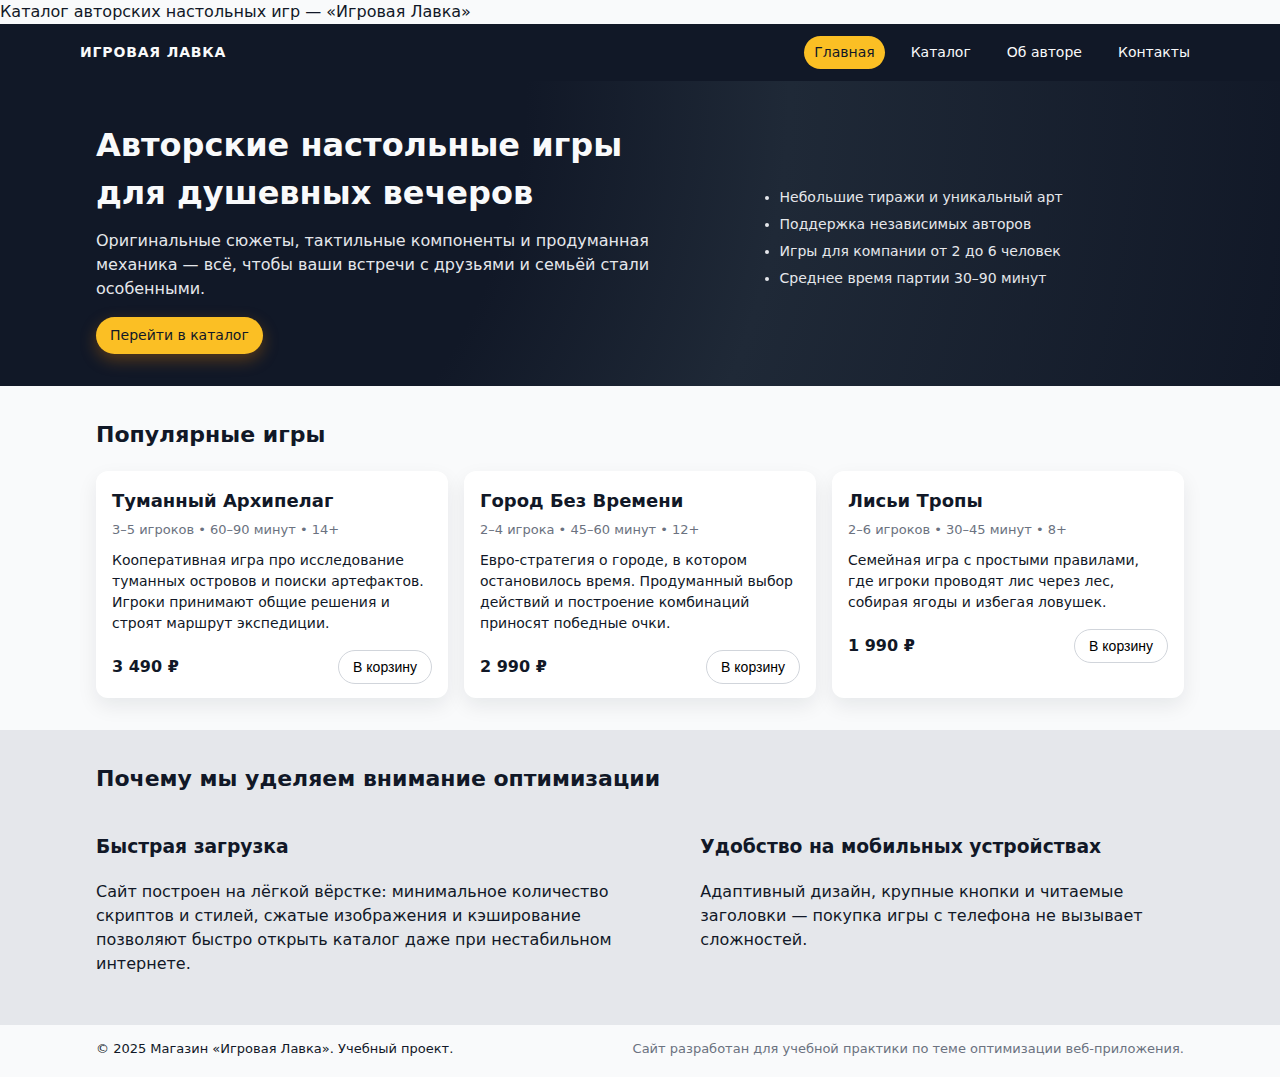
<file: index.html>
<!DOCTYPE html>
<html lang="ru">
<head>
    <meta charset="UTF-8">
    <title>Магазин настольных игр</title>
    <meta http-equiv="refresh" content="0; url=настолки/index.html">
</head>
<body>
    <p>Если перенаправление не сработало, нажмите
        <a href="настолки/index.html">сюда</a>.
    </p>
</body>
</html>
</file>
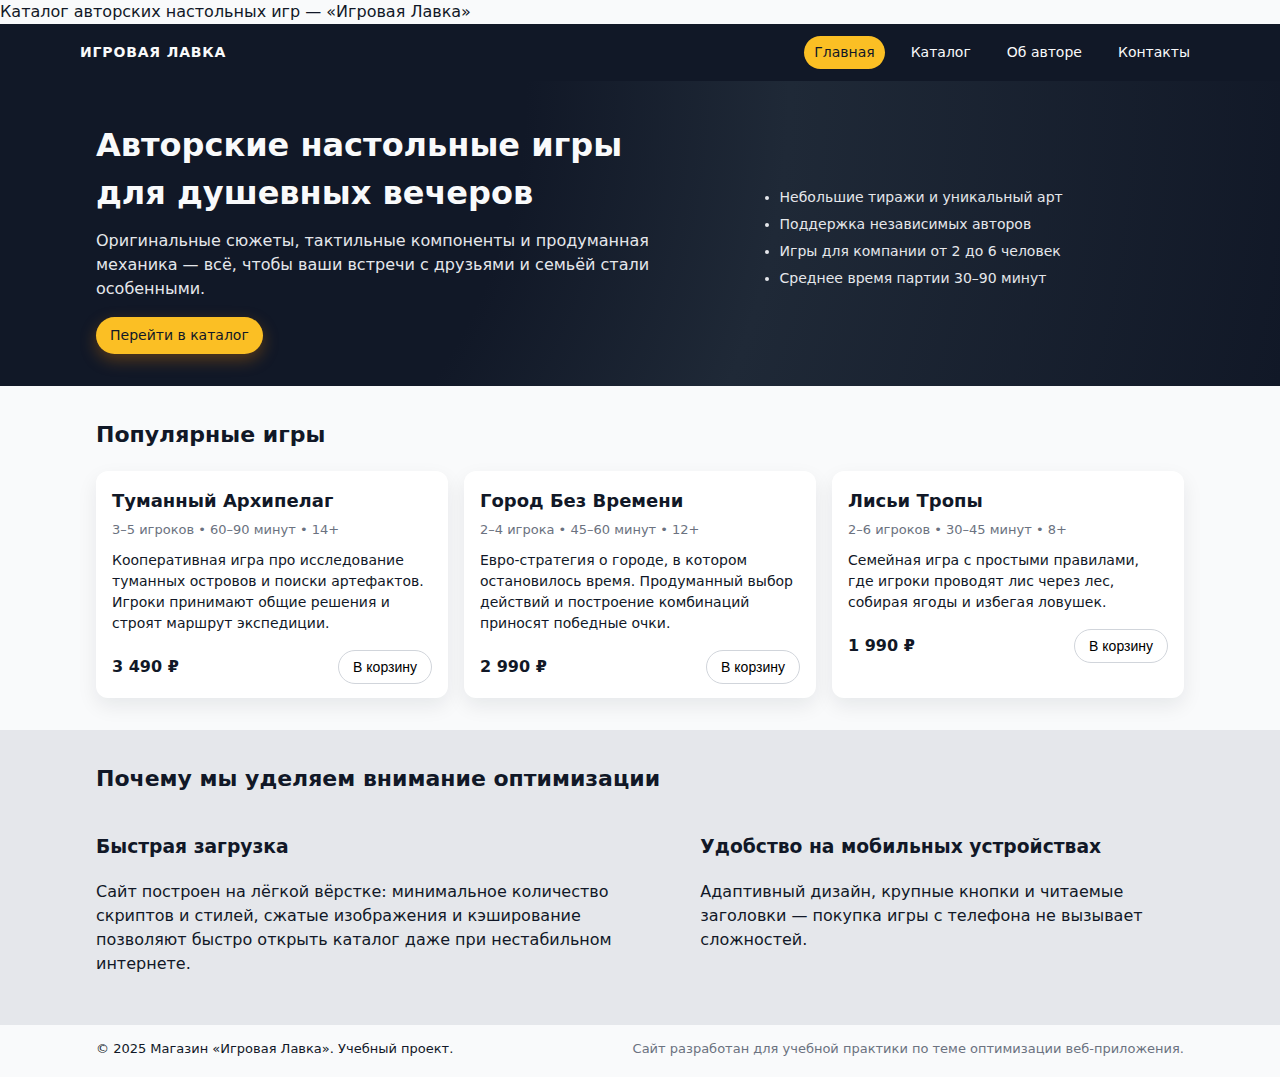
<file: настолки/index.html>
<!DOCTYPE html>
<html lang="ru">
<head>
<title>Магазин авторских настольных игр «Игровая Лавка» — авторские игры для компании</title>
<meta name="description" content="«Игровая Лавка» — магазин авторских настольных игр для компаний 2–6 человек. Популярные игры, фильтры по количеству игроков и времени партии, удобный каталог. Учебный проект по оптимизации веб-приложения.">
<link rel="stylesheet" href="css/style.css"
<title>Каталог авторских настольных игр — «Игровая Лавка»</title>
<meta name="description" content="Каталог авторских настольных игр: кооперативные, семейные и стратегические игры. Фильтры по количеству игроков и времени партии. Учебный проект по оптимизации веб-приложения.">
</head>
<body>
<header class="header">
    <div class="container header__inner">
        <div class="logo">Игровая&nbsp;Лавка</div>
        <nav class="nav">
            <a href="index.html" class="nav__link nav__link--active">Главная</a>
            <a href="catalog.html" class="nav__link">Каталог</a>
            <a href="about.html" class="nav__link">Об авторе</a>
            <a href="contacts.html" class="nav__link">Контакты</a>
        </nav>
    </div>
</header>

<main>
    <section class="hero">
        <div class="container hero__inner">
            <div class="hero__text">
                <h1>Авторские настольные игры<br>для душевных вечеров</h1>
                <p>Оригинальные сюжеты, тактильные компоненты и продуманная механика — всё,
                    чтобы ваши встречи с друзьями и семьёй стали особенными.</p>
                <a href="catalog.html" class="btn btn--primary">Перейти в каталог</a>
            </div>
            <div class="hero__info">
                <ul class="hero__benefits">
                    <li>Небольшие тиражи и уникальный арт</li>
                    <li>Поддержка независимых авторов</li>
                    <li>Игры для компании от 2 до 6 человек</li>
                    <li>Среднее время партии 30–90 минут</li>
                </ul>
            </div>
        </div>
    </section>

    <section class="section">
        <div class="container">
            <h2 class="section__title">Популярные игры</h2>
            <div class="cards">
                <article class="card">
                    <h3 class="card__title">Туманный Архипелаг</h3>
                    <p class="card__meta">3–5 игроков • 60–90 минут • 14+</p>
                    <p class="card__text">
                        Кооперативная игра про исследование туманных островов и поиски артефактов.
                        Игроки принимают общие решения и строят маршрут экспедиции.
                    </p>
                    <div class="card__footer">
                        <span class="card__price">3 490 ₽</span>
                        <button class="btn btn--outline" data-product="Туманный Архипелаг">В корзину</button>
                    </div>
                </article>

                <article class="card">
                    <h3 class="card__title">Город Без Времени</h3>
                    <p class="card__meta">2–4 игрока • 45–60 минут • 12+</p>
                    <p class="card__text">
                        Евро-стратегия о городе, в котором остановилось время. Продуманный выбор действий и
                        построение комбинаций приносят победные очки.
                    </p>
                    <div class="card__footer">
                        <span class="card__price">2 990 ₽</span>
                        <button class="btn btn--outline" data-product="Город Без Времени">В корзину</button>
                    </div>
                </article>

                <article class="card">
                    <h3 class="card__title">Лисьи Тропы</h3>
                    <p class="card__meta">2–6 игроков • 30–45 минут • 8+</p>
                    <p class="card__text">
                        Семейная игра с простыми правилами, где игроки проводят лис через лес,
                        собирая ягоды и избегая ловушек.
                    </p>
                    <div class="card__footer">
                        <span class="card__price">1 990 ₽</span>
                        <button class="btn btn--outline" data-product="Лисьи Тропы">В корзину</button>
                    </div>
                </article>
            </div>
        </div>
    </section>

    <section class="section section--muted">
        <div class="container">
            <h2 class="section__title">Почему мы уделяем внимание оптимизации</h2>
            <div class="grid-2">
                <div>
                    <h3>Быстрая загрузка</h3>
                    <p>
                        Сайт построен на лёгкой вёрстке: минимальное количество скриптов и стилей,
                        сжатые изображения и кэширование позволяют быстро открыть каталог даже
                        при нестабильном интернете.
                    </p>
                </div>
                <div>
                    <h3>Удобство на мобильных устройствах</h3>
                    <p>
                        Адаптивный дизайн, крупные кнопки и читаемые заголовки — покупка игры
                        с телефона не вызывает сложностей.
                    </p>
                </div>
            </div>
        </div>
    </section>
</main>

<footer class="footer">
    <div class="container footer__inner">
        <span>© 2025 Магазин «Игровая Лавка». Учебный проект.</span>
        <span class="footer__note">Сайт разработан для учебной практики по теме оптимизации веб‑приложения.</span>
    </div>
</footer>

<script src="js/main.js" defer></script>
</body>
</html>
</file>
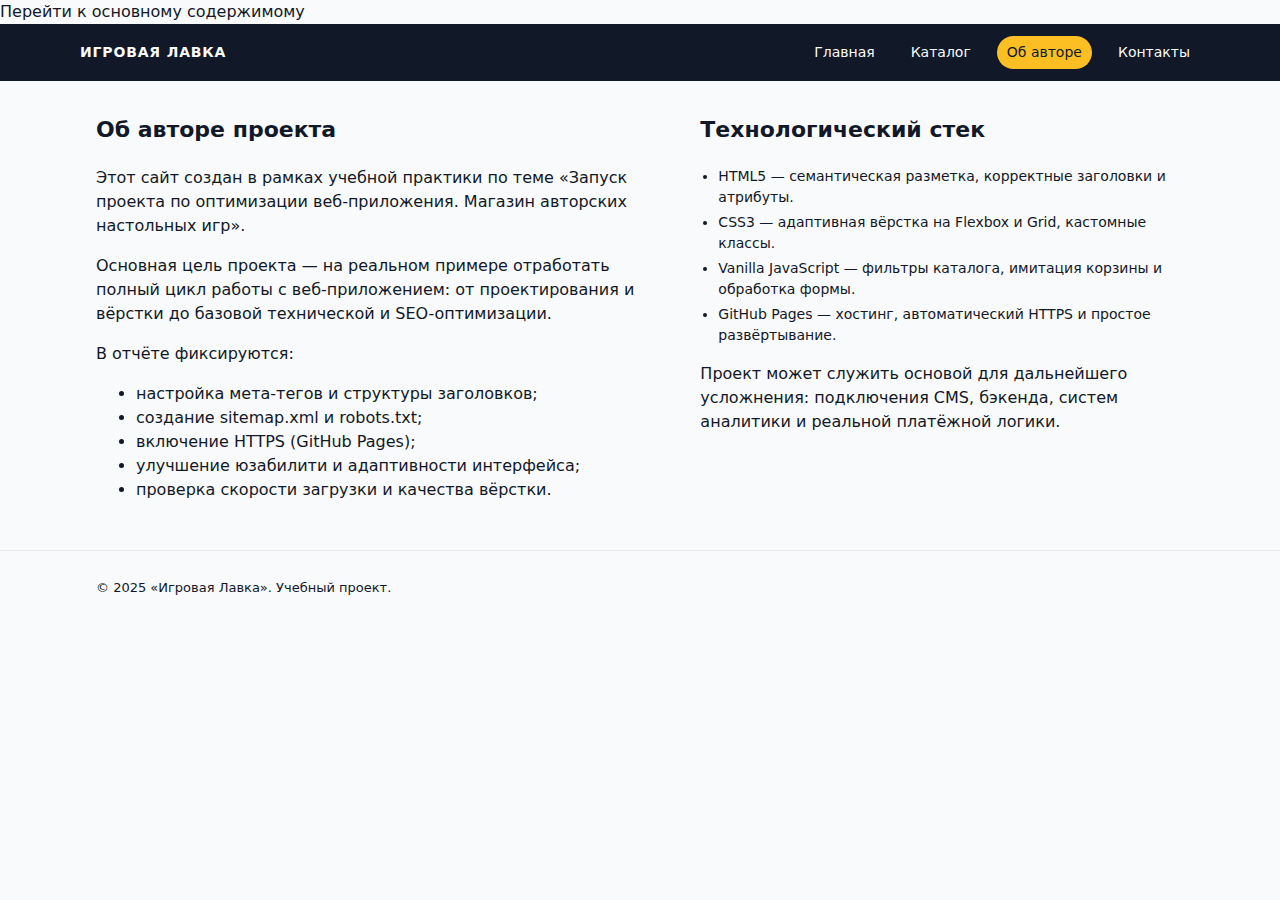
<file: настолки/about.html>
<!DOCTYPE html>
<html lang="ru">
<head>
    <meta charset="UTF-8">
    <title>Об авторе проекта — «Игровая Лавка»</title>
    <meta name="description"
          content="Страница об авторе учебного проекта «Магазин авторских настольных игр». Описание целей, задач и направлений оптимизации веб-приложения.">
    <link rel="canonical" href="https://fromalania.github.io/nastolky/настолки/about.html">
    <meta name="viewport" content="width=device-width, initial-scale=1.0">
    <meta name="theme-color" content="#111827">
    <link rel="stylesheet" href="css/style.css">
    <script src="js/main.js" defer></script>
</head>
<body>
<a class="skip-link" href="#main">Перейти к основному содержимому</a>

<header class="header">
    <div class="container header__inner">
        <a href="index.html" class="logo">Игровая Лавка</a>
        <nav class="nav" aria-label="Основная навигация">
            <a href="index.html" class="nav__link">Главная</a>
            <a href="catalog.html" class="nav__link">Каталог</a>
            <a href="about.html" class="nav__link nav__link--active">Об авторе</a>
            <a href="contacts.html" class="nav__link">Контакты</a>
        </nav>
    </div>
</header>

<main id="main" class="section">
    <div class="container grid-2">
        <section>
            <h1 class="section__title">Об авторе проекта</h1>
            <p>
                Этот сайт создан в рамках учебной практики по теме
                «Запуск проекта по оптимизации веб-приложения. Магазин авторских настольных игр».
            </p>
            <p>
                Основная цель проекта — на реальном примере отработать полный цикл работы с веб-приложением:
                от проектирования и вёрстки до базовой технической и SEO-оптимизации.
            </p>
            <p>
                В отчёте фиксируются:
            </p>
            <ul class="checklist">
                <li>настройка мета-тегов и структуры заголовков;</li>
                <li>создание sitemap.xml и robots.txt;</li>
                <li>включение HTTPS (GitHub Pages);</li>
                <li>улучшение юзабилити и адаптивности интерфейса;</li>
                <li>проверка скорости загрузки и качества вёрстки.</li>
            </ul>
        </section>

        <section>
            <h2 class="section__title">Технологический стек</h2>
            <ul class="list">
                <li>HTML5 — семантическая разметка, корректные заголовки и атрибуты.</li>
                <li>CSS3 — адаптивная вёрстка на Flexbox и Grid, кастомные классы.</li>
                <li>Vanilla JavaScript — фильтры каталога, имитация корзины и обработка формы.</li>
                <li>GitHub Pages — хостинг, автоматический HTTPS и простое развёртывание.</li>
            </ul>
            <p class="section__note">
                Проект может служить основой для дальнейшего усложнения: подключения CMS, бэкенда,
                систем аналитики и реальной платёжной логики.
            </p>
        </section>
    </div>
</main>

<footer class="footer">
    <div class="container footer__inner">
        <p>© 2025 «Игровая Лавка». Учебный проект.</p>
    </div>
</footer>
</body>
</html>
</file>
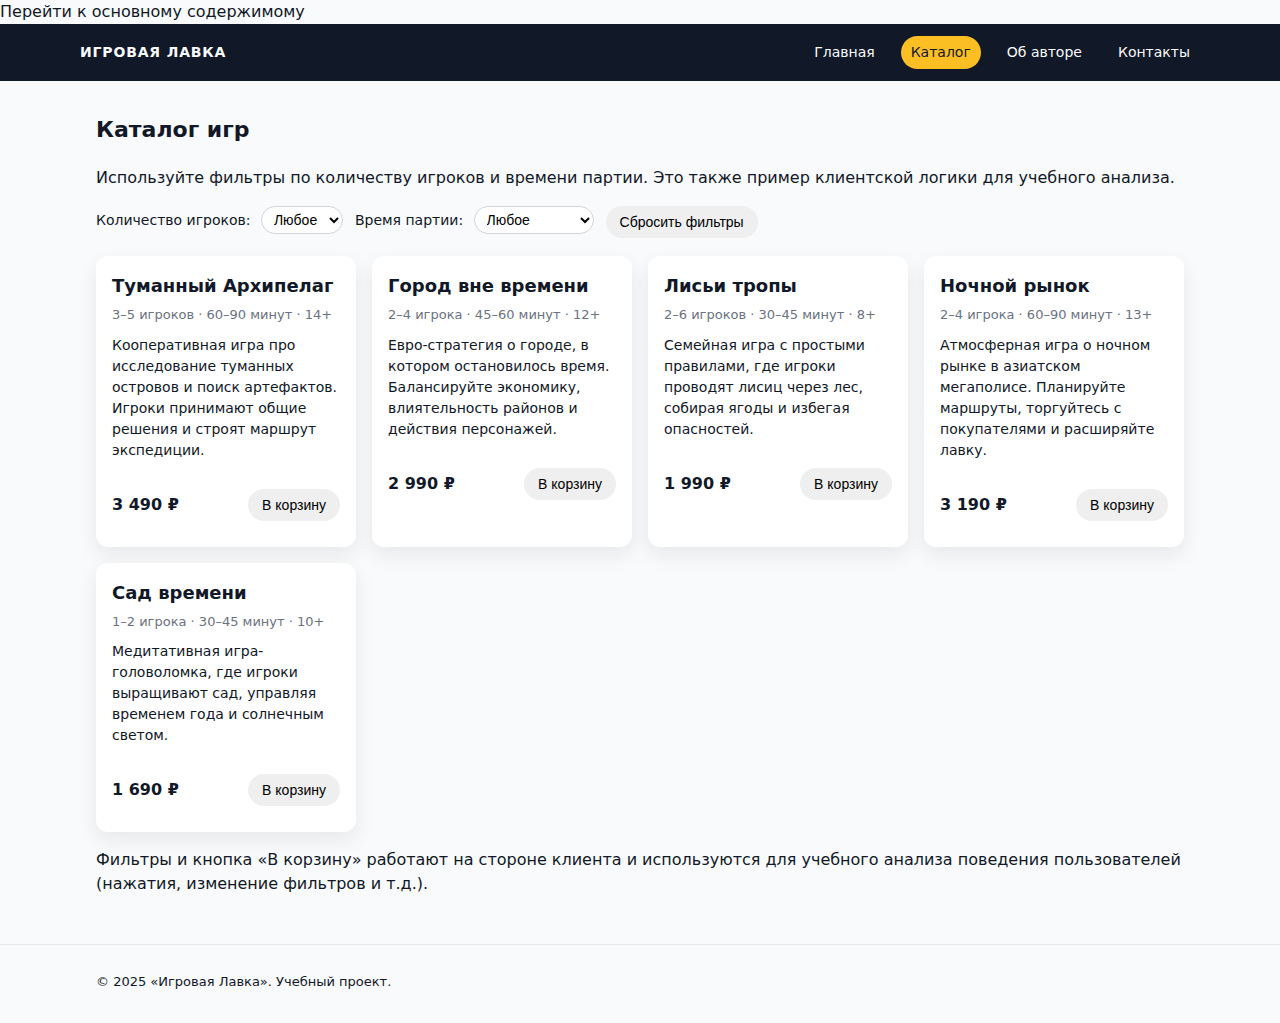
<file: настолки/catalog.html>
<!DOCTYPE html>
<html lang="ru">
<head>
    <meta charset="UTF-8">
    <title>Каталог авторских настольных игр — «Игровая Лавка»</title>
    <meta name="description"
          content="Каталог авторских настольных игр: кооперативные, семейные и стратегические игры. Фильтры по количеству игроков и времени партии. Учебный проект по оптимизации веб-приложения.">
    <link rel="canonical" href="https://fromalania.github.io/nastolky/настолки/catalog.html">
    <meta name="viewport" content="width=device-width, initial-scale=1.0">
    <meta name="theme-color" content="#111827">
    <link rel="stylesheet" href="css/style.css">
    <script src="js/main.js" defer></script>
</head>
<body>
<a class="skip-link" href="#main">Перейти к основному содержимому</a>

<header class="header">
    <div class="container header__inner">
        <a href="index.html" class="logo">Игровая Лавка</a>
        <nav class="nav" aria-label="Основная навигация">
            <a href="index.html" class="nav__link">Главная</a>
            <a href="catalog.html" class="nav__link nav__link--active">Каталог</a>
            <a href="about.html" class="nav__link">Об авторе</a>
            <a href="contacts.html" class="nav__link">Контакты</a>
        </nav>
    </div>
</header>

<main id="main" class="section">
    <div class="container">
        <header class="section__header">
            <h1 class="section__title">Каталог игр</h1>
            <p class="section__subtitle">
                Используйте фильтры по количеству игроков и времени партии. Это также пример
                клиентской логики для учебного анализа.
            </p>
        </header>

        <section class="filters" aria-label="Фильтрация игр">
            <div class="filters__item">
                <label for="playersFilter">Количество игроков:</label>
                <select id="playersFilter">
                    <option value="all">Любое</option>
                    <option value="2-4">2–4</option>
                    <option value="3-5">3–5</option>
                    <option value="2-6">2–6</option>
                </select>
            </div>
            <div class="filters__item">
                <label for="timeFilter">Время партии:</label>
                <select id="timeFilter">
                    <option value="all">Любое</option>
                    <option value="30-45">30–45 минут</option>
                    <option value="45-60">45–60 минут</option>
                    <option value="60-90">60–90 минут</option>
                </select>
            </div>
            <button class="btn btn--ghost filters__reset" id="resetFilters" type="button">
                Сбросить фильтры
            </button>
        </section>

        <div class="grid-3 cards" data-role="card-list" id="catalogList">
            <article class="card"
                     data-product-id="misty-archipelago"
                     data-players="3-5"
                     data-time="60-90">
                <h2 class="card__title">Туманный Архипелаг</h2>
                <p class="card__meta">3–5 игроков · 60–90 минут · 14+</p>
                <p class="card__text">
                    Кооперативная игра про исследование туманных островов и поиск артефактов.
                    Игроки принимают общие решения и строят маршрут экспедиции.
                </p>
                <div class="card__footer">
                    <p class="card__price">3 490 ₽</p>
                    <button class="btn btn--secondary" data-add-to-cart>В корзину</button>
                </div>
            </article>

            <article class="card"
                     data-product-id="city-out-of-time"
                     data-players="2-4"
                     data-time="45-60">
                <h2 class="card__title">Город вне времени</h2>
                <p class="card__meta">2–4 игрока · 45–60 минут · 12+</p>
                <p class="card__text">
                    Евро-стратегия о городе, в котором остановилось время. Балансируйте экономику,
                    влиятельность районов и действия персонажей.
</p>
                <div class="card__footer">
                    <p class="card__price">2 990 ₽</p>
                    <button class="btn btn--secondary" data-add-to-cart>В корзину</button>
                </div>
            </article>

            <article class="card"
                     data-product-id="fox-trails"
                     data-players="2-6"
                     data-time="30-45">
                <h2 class="card__title">Лисьи тропы</h2>
                <p class="card__meta">2–6 игроков · 30–45 минут · 8+</p>
                <p class="card__text">
                    Семейная игра с простыми правилами, где игроки проводят лисиц через лес,
                    собирая ягоды и избегая опасностей.
                </p>
                <div class="card__footer">
                    <p class="card__price">1 990 ₽</p>
                    <button class="btn btn--secondary" data-add-to-cart>В корзину</button>
                </div>
            </article>

            <article class="card"
                     data-product-id="night-market"
                     data-players="2-4"
                     data-time="60-90">
                <h2 class="card__title">Ночной рынок</h2>
                <p class="card__meta">2–4 игрока · 60–90 минут · 13+</p>
                <p class="card__text">
                    Атмосферная игра о ночном рынке в азиатском мегаполисе. Планируйте маршруты,
                    торгуйтесь с покупателями и расширяйте лавку.
                </p>
                <div class="card__footer">
                    <p class="card__price">3 190 ₽</p>
                    <button class="btn btn--secondary" data-add-to-cart>В корзину</button>
                </div>
            </article>

            <article class="card"
                     data-product-id="time-garden"
                     data-players="1-2"
                     data-time="30-45">
                <h2 class="card__title">Сад времени</h2>
                <p class="card__meta">1–2 игрока · 30–45 минут · 10+</p>
                <p class="card__text">
                    Медитативная игра-головоломка, где игроки выращивают сад, управляя временем года
                    и солнечным светом.
                </p>
                <div class="card__footer">
                    <p class="card__price">1 690 ₽</p>
                    <button class="btn btn--secondary" data-add-to-cart>В корзину</button>
                </div>
            </article>
        </div>

        <p class="section__note">
            Фильтры и кнопка «В корзину» работают на стороне клиента и используются для учебного анализа
            поведения пользователей (нажатия, изменение фильтров и т.д.).
        </p>
    </div>
</main>

<footer class="footer">
    <div class="container footer__inner">
        <p>© 2025 «Игровая Лавка». Учебный проект.</p>
    </div>
</footer>
</body>
</html>
</file>
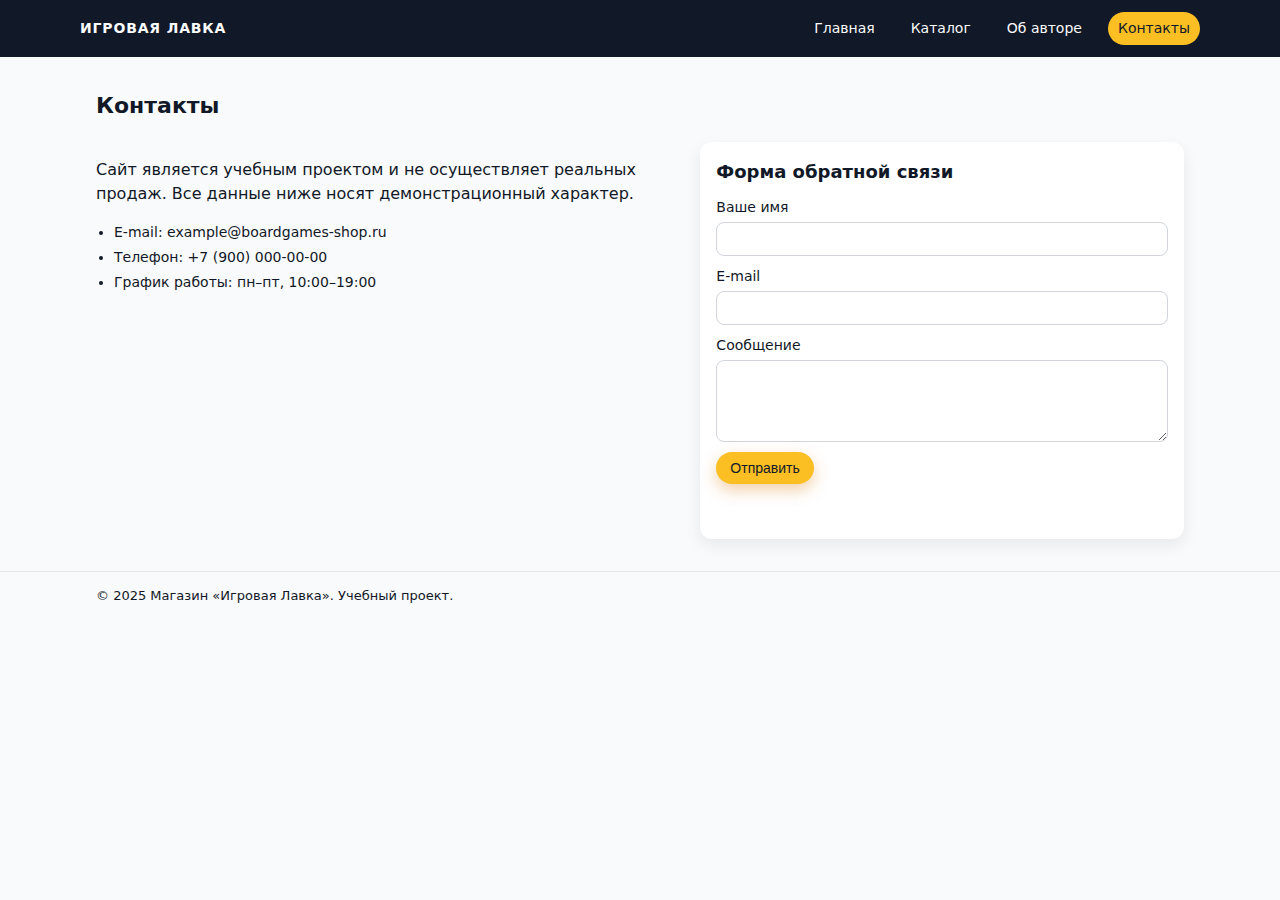
<file: настолки/contacts.html>
<!DOCTYPE html>
<html lang="ru">
<head>
    <meta charset="UTF-8">
    <title>Контакты — Игровая Лавка</title>
    <meta name="viewport" content="width=device-width, initial-scale=1.0">
    <meta name="description" content="Контакты учебного проекта магазина настольных игр.">
    <link rel="stylesheet" href="css/style.css">
</head>
<body>
<header class="header">
    <div class="container header__inner">
        <div class="logo">Игровая&nbsp;Лавка</div>
        <nav class="nav">
            <a href="index.html" class="nav__link">Главная</a>
            <a href="catalog.html" class="nav__link">Каталог</a>
            <a href="about.html" class="nav__link">Об авторе</a>
            <a href="contacts.html" class="nav__link nav__link--active">Контакты</a>
        </nav>
    </div>
</header>

<main class="section">
    <div class="container">
        <h1 class="section__title">Контакты</h1>
        <div class="grid-2">
            <div>
                <p>
                    Сайт является учебным проектом и не осуществляет реальных продаж. 
                    Все данные ниже носят демонстрационный характер.
                </p>
                <ul class="list">
                    <li>E‑mail: example@boardgames-shop.ru</li>
                    <li>Телефон: +7 (900) 000‑00‑00</li>
                    <li>График работы: пн–пт, 10:00–19:00</li>
                </ul>
            </div>
            <div>
                <form class="form" id="contactForm">
                    <h2 class="subtitle">Форма обратной связи</h2>
                    <label class="form__field">
                        <span>Ваше имя</span>
                        <input type="text" name="name" required>
                    </label>
                    <label class="form__field">
                        <span>E‑mail</span>
                        <input type="email" name="email" required>
                    </label>
                    <label class="form__field">
                        <span>Сообщение</span>
                        <textarea name="message" rows="4" required></textarea>
                    </label>
                    <button type="submit" class="btn btn--primary">Отправить</button>
                    <p class="form__note" id="formNote"></p>
                </form>
            </div>
        </div>
    </div>
</main>

<footer class="footer">
    <div class="container footer__inner">
        <span>© 2025 Магазин «Игровая Лавка». Учебный проект.</span>
    </div>
</footer>

<script src="js/main.js" defer></script>
</body>
</html>
</file>
<file: настолки/css/style.css>
*,
*::before,
*::after {
    box-sizing: border-box;
}

body {
    margin: 0;
    font-family: system-ui, -apple-system, BlinkMacSystemFont, "Segoe UI", sans-serif;
    color: #111827;
    background-color: #f9fafb;
    line-height: 1.5;
}

img {
    max-width: 100%;
    display: block;
}

a {
    color: inherit;
    text-decoration: none;
}

.container {
    max-width: 1120px;
    padding: 0 16px;
    margin: 0 auto;
}

/* Header */

.header {
    position: sticky;
    top: 0;
    z-index: 10;
    background-color: #111827;
    color: #f9fafb;
}

.header__inner {
    display: flex;
    align-items: center;
    justify-content: space-between;
    padding: 12px 0;
}

.logo {
    font-weight: 700;
    letter-spacing: 0.06em;
    text-transform: uppercase;
    font-size: 14px;
}

.nav {
    display: flex;
    gap: 16px;
    font-size: 14px;
}

.nav__link {
    padding: 6px 10px;
    border-radius: 999px;
    transition: background-color 0.15s ease, color 0.15s ease;
}

.nav__link:hover {
    background-color: #374151;
}

.nav__link--active {
    background-color: #fbbf24;
    color: #111827;
}

/* Hero */

.hero {
    padding: 40px 0 32px;
    background: radial-gradient(circle at top left, #111827 0, #111827 40%, #1f2937 60%, #111827 100%);
    color: #f9fafb;
}

.hero__inner {
    display: grid;
    grid-template-columns: minmax(0, 3fr) minmax(0, 2fr);
    gap: 32px;
    align-items: center;
}

.hero h1 {
    font-size: clamp(24px, 4vw, 32px);
    margin: 0 0 12px;
}

.hero p {
    margin: 0 0 16px;
    color: #e5e7eb;
}

.hero__benefits {
    margin: 0;
    padding-left: 18px;
    font-size: 14px;
    color: #e5e7eb;
}

.hero__benefits li + li {
    margin-top: 6px;
}

/* Sections */

.section {
    padding: 32px 0;
}

.section--muted {
    background-color: #e5e7eb;
}

.section__title {
    margin: 0 0 20px;
    font-size: 22px;
}

.subtitle {
    margin: 0 0 12px;
    font-size: 18px;
}

.grid-2 {
    display: grid;
    grid-template-columns: minmax(0, 1.2fr) minmax(0, 1fr);
    gap: 24px;
}

.cards {
    display: grid;
    grid-template-columns: repeat(auto-fit, minmax(260px, 1fr));
    gap: 16px;
}

.card {
    background-color: #ffffff;
    border-radius: 12px;
    padding: 16px 16px 14px;
    box-shadow: 0 8px 20px rgba(15, 23, 42, 0.08);
    display: flex;
    flex-direction: column;
    gap: 6px;
}

.card__title {
    margin: 0;
    font-size: 18px;
}

.card__meta {
    margin: 0;
    font-size: 13px;
    color: #6b7280;
}

.card__text {
    margin: 4px 0 0;
    font-size: 14px;
}

.card__footer {
    margin-top: 10px;
    display: flex;
    align-items: center;
    justify-content: space-between;
    gap: 8px;
}

.card__price {
    font-weight: 600;
}

/* Buttons */

.btn {
    display: inline-flex;
    align-items: center;
    justify-content: center;
    padding: 8px 14px;
    border-radius: 999px;
    border: none;
    cursor: pointer;
    font-size: 14px;
    font-weight: 500;
    transition: transform 0.1s ease, box-shadow 0.1s ease, background-color 0.15s ease, color 0.15s ease;
}

.btn:active {
    transform: translateY(1px);
    box-shadow: none;
}

.btn--primary {
    background-color: #fbbf24;
    color: #111827;
    box-shadow: 0 6px 16px rgba(217, 119, 6, 0.35);
}

.btn--primary:hover {
    background-color: #f59e0b;
}

.btn--outline {
    border: 1px solid #d1d5db;
    background-color: #ffffff;
}

.btn--outline:hover {
    background-color: #f3f4f6;
}

/* Lists */

.list {
    margin: 0;
    padding-left: 18px;
    font-size: 14px;
}

.list li + li {
    margin-top: 4px;
}

.list--ordered {
    padding-left: 20px;
}

/* Filters */

.filters {
    display: flex;
    flex-wrap: wrap;
    gap: 12px;
    margin-bottom: 18px;
    font-size: 14px;
}

.filters__item select {
    margin-left: 6px;
    padding: 4px 8px;
    border-radius: 999px;
    border: 1px solid #d1d5db;
    font-size: 14px;
    background-color: #ffffff;
}

/* Form */

.form {
    background-color: #ffffff;
    border-radius: 12px;
    padding: 16px;
    box-shadow: 0 6px 16px rgba(15, 23, 42, 0.08);
}

.form__field {
    display: flex;
    flex-direction: column;
    gap: 4px;
    font-size: 14px;
    margin-bottom: 10px;
}

.form__field input,
.form__field textarea {
    padding: 8px 10px;
    border-radius: 8px;
    border: 1px solid #d1d5db;
    font-family: inherit;
    font-size: 14px;
}

.form__field input:focus,
.form__field textarea:focus {
    outline: none;
    border-color: #fbbf24;
    box-shadow: 0 0 0 1px #facc15;
}

.form__note {
    font-size: 13px;
    margin-top: 8px;
    min-height: 18px;
}

/* Footer */

.footer {
    border-top: 1px solid #e5e7eb;
    padding: 14px 0 18px;
    font-size: 13px;
    background-color: #f9fafb;
}

.footer__inner {
    display: flex;
    flex-wrap: wrap;
    gap: 8px;
    align-items: center;
    justify-content: space-between;
}

.footer__note {
    color: #6b7280;
}

/* Responsive */

@media (max-width: 768px) {
    .hero__inner {
        grid-template-columns: minmax(0, 1fr);
    }

    .grid-2 {
        grid-template-columns: minmax(0, 1fr);
    }

    .nav {
        font-size: 13px;
        gap: 8px;
    }

    .header__inner {
        gap: 10px;
    }
}
</file>
